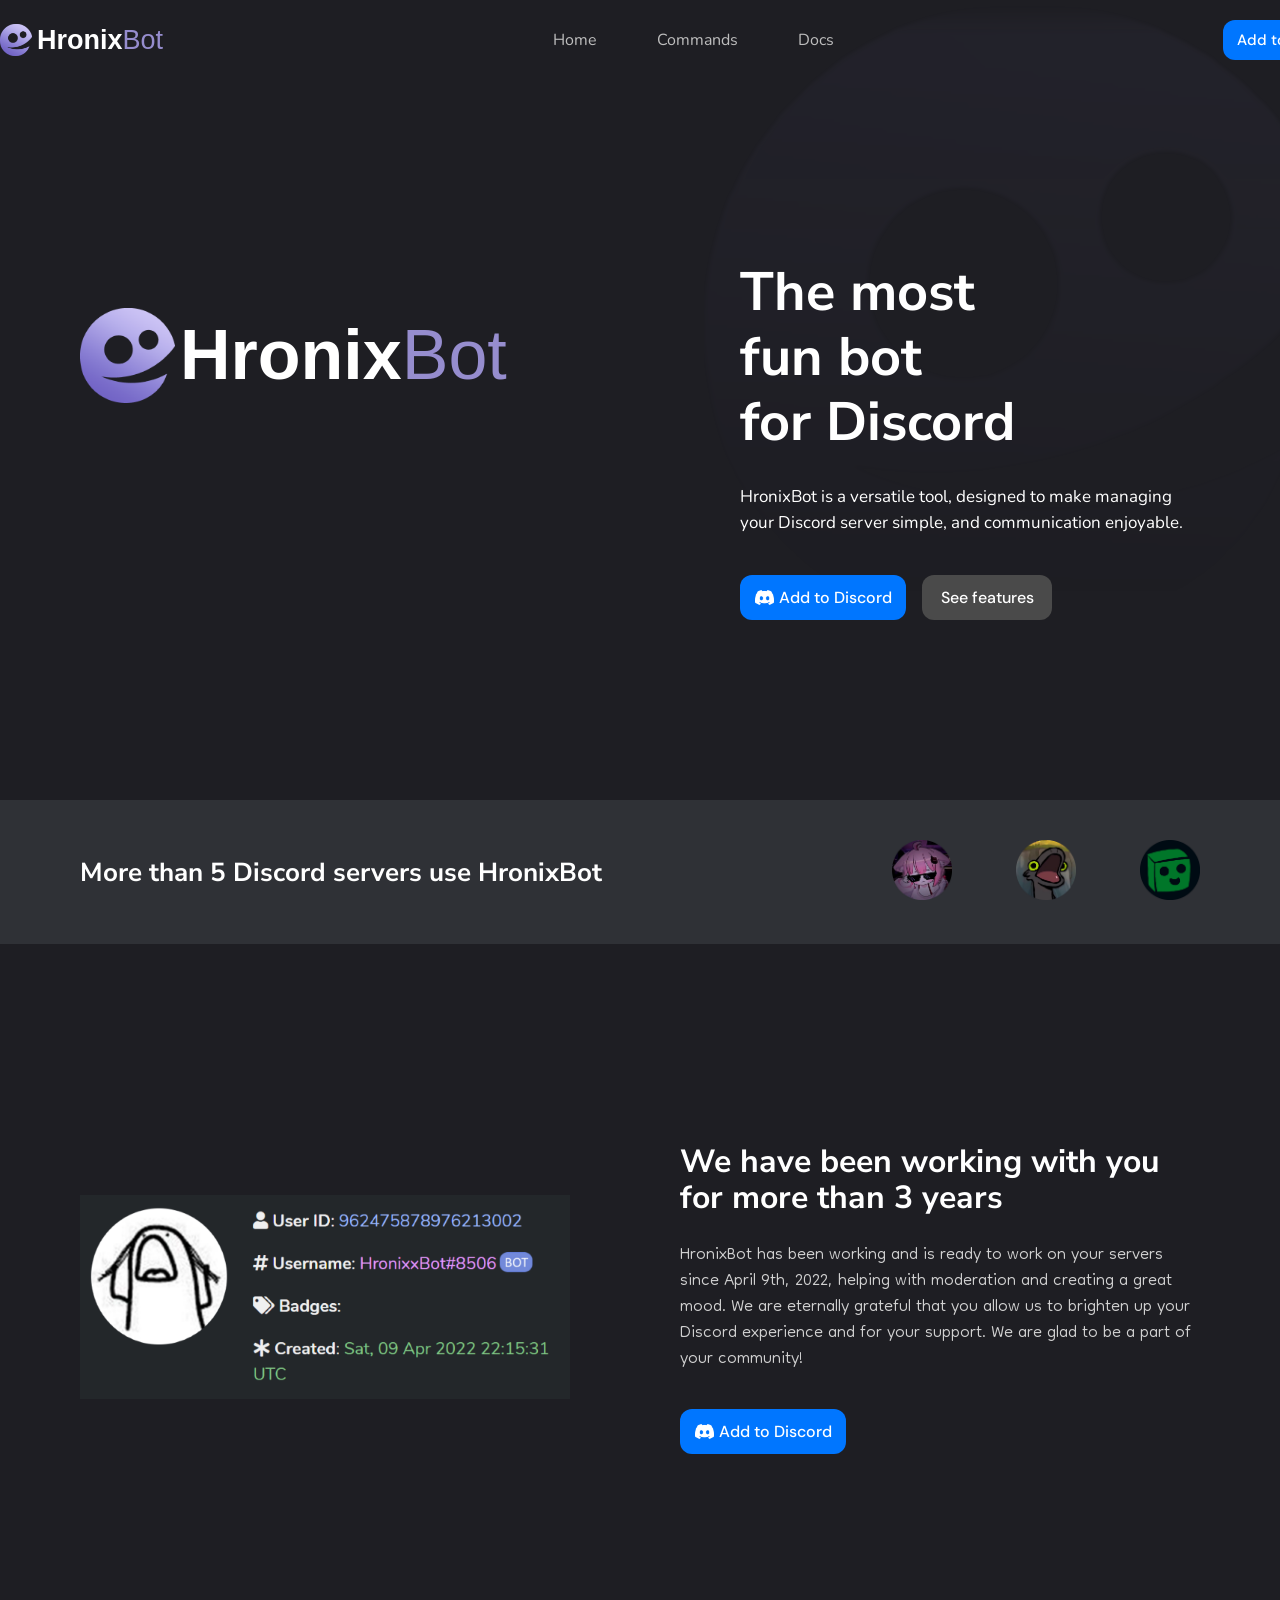
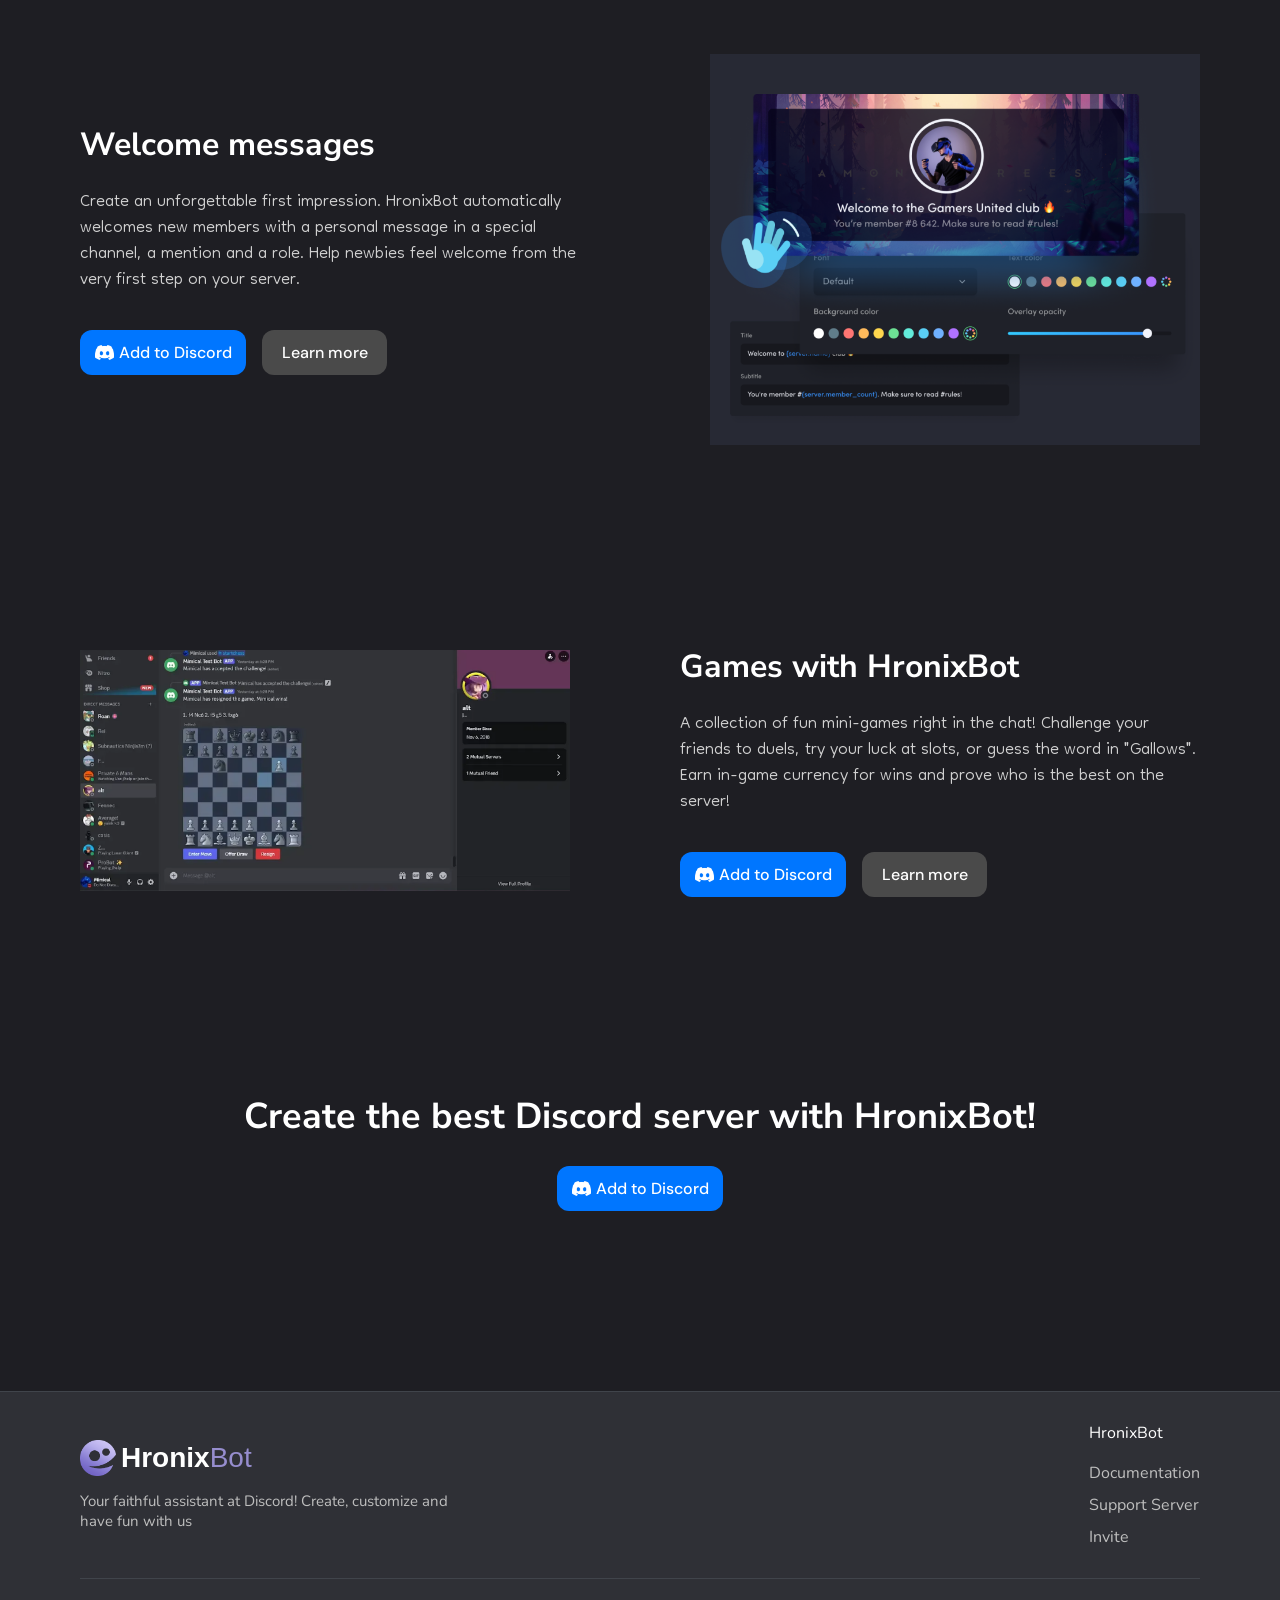
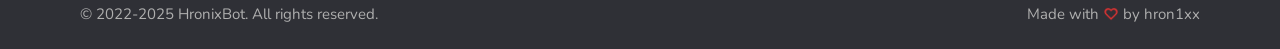
<file: index.html>
<!DOCTYPE html>
<html lang="en">
<head>
    <meta charset="UTF-8">
    <meta name="viewport" content="width=device-width, initial-scale=1.0">
    <link rel="stylesheet" href="styles/home.css">
    <title>HronixBot - The most fun bot for Discord</title>
    <link rel="icon" type="image/svg+xml" href="img/ababotmini.png"/>

    <style>
        @import url('https://fonts.googleapis.com/css2?family=Nunito:ital,wght@0,200..1000;1,200..1000&display=swap');
        @import url('https://fonts.googleapis.com/css2?family=DM+Sans:ital,opsz,wght@0,9..40,100..1000;1,9..40,100..1000&display=swap');

        * {
            margin: 0;
            padding: 0;
        }

        body {
            overflow-x: hidden; /* Блокируем горизонтальный скролл */
            color: #fff;

            background-color: #1e1e23;
            display: flex;
            flex-direction: column;
            min-height: 100vh;

            opacity: 0;
            animation: fadeIn 0.3s ease-in-out forwards;
        }

        @keyframes fadeIn {
            from { opacity: 0; transform: translateY(5px); }
            to { opacity: 1; transform: translateY(0); }
        }

        main {
            flex: 1 0 auto;
        }

        a {
            text-decoration: none;
        }

        .logo {
            font-family: "Candara", sans-serif;
            display: flex;
            justify-content: space-between;
            align-items: center;
        }

        .hronix {
            font-weight: bold;
            color: #fff;
        }

        .bot {
            font-weight: regular;
            color: #968dce;
        }

        .bot-color {
            color: #968dce;
        }

        .container {
            max-width: 1120px;
            display: flex;
            align-items: center;
            justify-content: space-between;
            margin: 0 auto;
        }

        .btn {
            display: inline-block;
            text-align: center;
            text-decoration: none;
            border: none;
            cursor: pointer;
            font-family: inherit;
            font-weight: 500;
            border-radius: 12px;
            display: flex;
            align-items: center;
            justify-content: center;
            transition: all 0.2s ease;
        }

        .btn:hover {
            transform: translateY(-1px);
            filter: brightness(1.1);
        }

        .btn:active {
            transform: translateY(0);
            filter: brightness(0.8);
        }

        .block__btn {
            font-family: "DM Sans", sans-serif;
            display: flex;
            gap: 16px;
        }

        /* HEADER */

        .header__container {
            display: flex;
            justify-content: space-between;
            align-items: center;
            height: 80px;
            width: 1360px;
            margin: 0 auto;
        }

        .logo-header-icon {
            width: 32px;
            padding-right: 5px;
        }

        .logo-header-text {
            font-size: 27px;
        }

        nav {
            font-family: "Nunito", sans-serif;
        }

        header nav ul {
            list-style: none;
            display: flex;
            justify-content: space-between;
        }

        header nav ul li {
            padding: 30px;
        }

        header nav ul li a {
            color: #bebebe;
            transition: all 0.2s ease;
        }

        header nav ul li a:hover {
            color: #fff;
            cursor: pointer;
        }

        .btn-login {
            min-width: 90px;
            padding: 10px 14px;
            background-color: #0076FF;
            color: white;
            font-size: 15px;
            display: flex;
            align-items: center;
            justify-content: center;
        }

        .btn-login img {
            width: 17px;
            padding-right: 5px;
        }

        /* FOOTER */

        footer {
            background-color: #2f3036;
        }

        .full-line-container {
            width: 100%;
        }

        .full-line {
            width: 100%;
            border-top: 1px solid;
            color: #40444b;
        }

        .block-line {
            width: 1120px;
            border-top: 1px solid;
        }

        .block-line-container {
            max-width: 1120px;
            margin: 0 auto;
            display: flex;
            justify-content: center;
            align-items: center;
            color: #40444b;
        }

        .fo-up-cont {
            padding: 25px 0;

            max-width: 1120px;
            display: flex;
            justify-content: space-between;
            margin: 0 auto;
        }

        .cfuc-left {
            flex-basis: 390px;
            margin: auto 0;
        }

        .fo-logo {
            font-family: "Candara", sans-serif;
            display: flex;
            align-items: center;
            padding-bottom: 15px;
        }

        .fo-logo-icon {
            width: 36px;
            height: 36px;
            align-items: center;
        }

        .fo-logo-text {
            font-size: 28px;
            padding-left: 5px;
        }

        .fo-info {
            font-family: "Nunito", sans-serif;
            font-weight: medium;
            color: #bebebe;
            font-size: 15px;
        }

        .fo-links {
            font-family: "Nunito", sans-serif;
            display: flex;
            justify-content: center;
            color: #fff;
        }

        .fo-links p {
            color: #fff;
            font-size: 16px;
        }

        .mn-pd {
            padding-left: 70px;
        }

        .fo-links ul {
            list-style: none;
        }

        .fo-links ul li {
            padding: 5px 0;
        }

        .fo-links ul li p {
            font-weight: medium;
            padding-bottom: 8px;
        }

        .fo-links ul li a {
            color: #bebebe;
            font-weight: regular;
            transition: all 0.2s ease;
        }

        .fo-links ul li a:hover
        {
            color: #e9e9e9;
        }

        .fo-down-cont {
            font-family: "Nunito", sans-serif;
            font-size: 15px;
            font-weight: regular;
            color: #afafaf;
            padding: 25px 0;
        }

        .who-did-it-cont {
            display: flex;
            align-items: center;
        }

        .who-did-it-cont img {
            padding: 0 5px;
            width: 14px;
            height: 14px;
        }

        .logo-watermark {
            position: fixed;
            top: 10%;
            left: 80%;
            transform: translate(-50%, -50%);
            z-index: -1; /* Под всем контентом */
            opacity: 0.05; /* 3% прозрачности */
            animation: subtle-pulse 8s ease-in-out infinite;
            pointer-events: none;
        }
        .watermark-logo {
            width: 50vw; /* Очень большое */
            max-width: 1200px;
            height: auto;
            filter: blur(2px); /* Легкое размытие */

            /* Градиентная маска */
            mask-image: linear-gradient(
                to bottom,
                transparent 0%,
                rgba(0, 0, 0, 0.8) 5%,
                rgba(0, 0, 0, 0.8) 10%,
                transparent 100%
            );
            -webkit-mask-image: linear-gradient(
                to bottom,
                transparent 0%,
                rgba(0, 0, 0, 0.8) 5%,
                rgba(0, 0, 0, 0.8) 10%,
                transparent 100%
            );
        }

    </style>

</head>
<body>

    <div class="logo-watermark">
        <img src="img/ababot.png" alt="Логотип бота" class="watermark-logo">
    </div>

    <header>
        <div class="header__container">
            <div class="logo">
                <img src="img/elogo2.png" alt="" class="logo-header-icon">
                <span class="logo-header-text">
                    <span class="hronix header-hronix">Hronix</span><span class="bot header-bot">Bot</span>
                </span>
            </div>
            <nav>
                <ul>
                    <li><a href="#">Home</a></li>
                    <li><a href="commands.html">Commands</a></li>
                    <li><a href="docs.html">Docs</a></li>
                    <!-- <li><a data-page="terms">Terms of use</a></li> !-->
                </ul>
            </nav>
            <div class="block__btn">
                <a href="https://discord.com/oauth2/authorize?client_id=962475878976213002&permissions=0&response_type=code&redirect_uri=http%3A%2F%2F127.0.0.1&integration_type=0&scope=bot+applications.commands.permissions.update">
                    <button class="btn btn-login">Add to Discord</button>
                </a>
            </div>
        </div>
    </header>


    <main>
        <section class="hero">
            <div class="container">
                <div class="logo-cont">
                    <div class="logo">
                        <img class="logo-hero-icon" src="img/elogo2.png" alt="">
                        <div class="logo-hero-text">
                            <span class="hronix">Hronix</span><span class="bot bot-color">Bot</span>
                        </div>
                    </div>
                </div>
                <div class="hero__info">
                    <p class="hero-slogan">The most<br>fun bot<br>for Discord</p>
                    <p class="hero-description">HronixBot is a versatile tool, designed to make managing your Discord server simple, and communication enjoyable.</p>
                    <div class="block__btn">
                        <button class="btn btn-add">
                            <img src="img/discordLogoIcon.png" alt="">
                            Add to Discord
                        </button>
                        <button class="btn btn-features">See features</button>
                    </div>
                </div>
            </div>
        </section>

        <section class="conser">
            <div class="container">
                <p class="conser__container">More than 5 Discord servers use HronixBot</p>
                <div class="img-conser">
                    <img src="img/WinxClub-logo.png" alt="">
                    <img class="img-conser-pd" src="img/mydsser-logo.png" alt="">
                    <img class="img-conser-pd" src="img/krip-logo.png" alt="">
                </div>
            </div>
        </section>

        <section class="uptime">
            <div class="container">
                <div class="uptime-img">
                    <img src="img/Снимок экрана 2025-09-16 022747.png" alt="">
                </div>
                <div class="uptime-info">
                    <p class="title-card">We have been working with you for more than 3 years</p>
                    <p class="info-card">HronixBot has been working and is ready to work on your servers since April 9th, 2022, helping with moderation and creating a great mood. We are eternally grateful that you allow us to brighten up your Discord experience and for your support. We are glad to be a part of your community!</p>
                    <div class="block__btn">
                        <button class="btn btn-add">
                            <img src="img/discordLogoIcon.png" alt="">
                            Add to Discord
                        </button>
                    </div>
                </div>
            </div>
        </section>

        <section class="greeting">
            <div class="container">
                <div class="greeting-info">
                    <p class="title-card">Welcome messages</p>
                    <p class="info-card">Create an unforgettable first impression. HronixBot automatically welcomes new members with a personal message in a special channel, a mention and a role. Help newbies feel welcome from the very first step on your server.</p>
                    <div class="block__btn">
                        <button class="btn btn-add">
                            <img src="img/discordLogoIcon.png" alt="">
                            Add to Discord
                        </button>
                        <a href="ff.html">
                            <button class="btn btn-more">Learn more</button>
                        </a>
                    </div>
                </div>
                <div class="greeting-img">
                    <img src="img/Снимок экрана 2025-09-16 212921.png" alt="">
                </div>
            </div>
        </section>

        <section class="games">
            <div class="container">
                <div class="games-img">
                    <img src="img/Снимок экрана 2025-09-16 220244.png" alt="">
                </div>
                <div class="games-info">
                    <p class="title-card">Games with HronixBot</p>
                    <p class="info-card">A collection of fun mini-games right in the chat! Challenge your friends to duels, try your luck at slots, or guess the word in "Gallows". Earn in-game currency for wins and prove who is the best on the server!</p>
                    <div class="block__btn">
                        <button class="btn btn-add">
                            <img src="img/discordLogoIcon.png" alt="">
                            Add to Discord
                        </button>
                        <button class="btn btn-more">Learn more</button>
                    </div>
                </div>
            </div>
        </section>

        <section class="lastinvt">
            <div class="lastinvt__container">
                <span>Create the best Discord server with HronixBot!</span>
                <div class="block__btn">
                    <button class="btn btn-add">
                        <img src="img/discordLogoIcon.png" alt="">
                        Add to Discord
                    </button>
                </div>
            </div>
        </section>
    </main>
    
    <div class="full-line-container">
        <div class="full-line"></div>
    </div>

    <footer>
        <section class="footer">
            <div class="fo-up-cont">
                <div class="cfuc-left">
                    <div class="fo-logo">
                        <img class="fo-logo-icon" src="img/elogo2.png" alt="">
                        <div class="fo-logo-text">
                            <span class="hronix">Hronix</span><span class="bot">Bot</span>
                        </div>
                    </div>
                    <div class="fo-info">
                        <p>Your faithful assistant at Discord! Create, customize and have fun with us</p>
                    </div>
                </div>
                <div class="fo-links">
                    <ul>
                        <li><p>HronixBot</p></li>
                        <li><a href="#">Documentation</a></li>
                        <li><a href="#">Support Server</a></li>
                        <li><a href="#">Invite</a></li>
                    </ul>

                    <!--
                    <ul class="mn-pd">
                        <li><p>Rules</p></li>
                        <li><a href="#">Terms of Use</a></li>
                        <li><a href="#">Privacy Policy</a></li>
                    </ul>
                    -->
                    
                </div>
            </div>
            <div class="block-line-container">
                <div class="block-line"></div>
            </div>
            <div class="container fo-down-cont">
                <div class="protection-rights-cont">
                    <span class="protection-rights">&copy; 2022-2025 HronixBot. All rights reserved.</span>
                </div>
                <div class="who-did-it-cont">
                    <span>Made with</span>
                    <img src="img/heart.png" alt="">
                    <span>by hron1xx</span>
                </div>
            </div>
        </section>
    </footer>

</body>
</html>
</file>
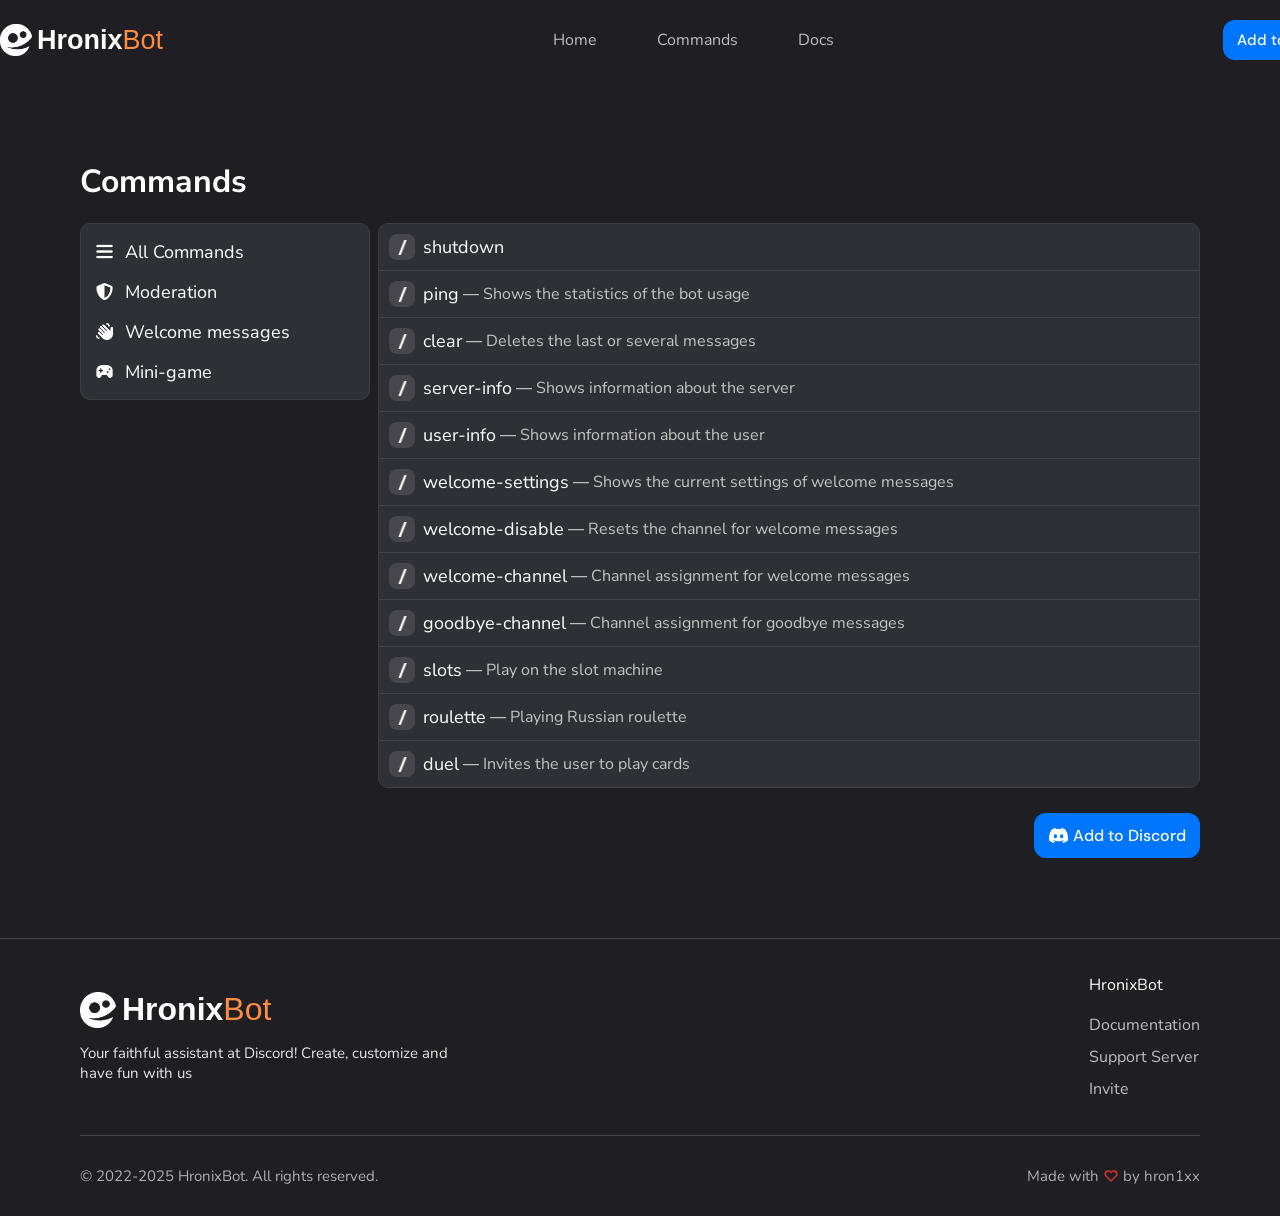
<file: commands.html>
<!DOCTYPE html>
<html lang="en">
<head>
    <meta charset="UTF-8">
    <meta name="viewport" content="width=device-width, initial-scale=1.0">
    <link rel="stylesheet" href="styles/commands.css">
    <title>HronixBot - The most fun bot for Discord</title>
    <link rel="icon" type="image/svg+xml" href="img/elogo.png"/>
    <link href="https://fonts.googleapis.com/icon?family=Material+Icons" rel="stylesheet">

    <style>
        @import url('https://fonts.googleapis.com/css2?family=Nunito:ital,wght@0,200..1000;1,200..1000&display=swap');
        @import url('https://fonts.googleapis.com/css2?family=DM+Sans:ital,opsz,wght@0,9..40,100..1000;1,9..40,100..1000&display=swap');

        * {
            margin: 0;
            padding: 0;
        }

        body {
            background-color: #1e1e23;
            color: #fff;
            display: flex;
            flex-direction: column;
            min-height: 100vh;

            opacity: 0;
            animation: fadeIn 0.3s ease-in-out forwards;
        }

        @keyframes fadeIn {
            from { opacity: 0; transform: translateY(5px); }
            to { opacity: 1; transform: translateY(0); }
        }

        main {
            flex: 1 0 auto;
        }

        a {
            text-decoration: none;
        }

        .logo {
            font-family: "Candara", sans-serif;
            display: flex;
            justify-content: space-between;
            align-items: center;
        }

        .hronix {
            font-weight: bold;
            color: #fff;
        }

        .bot {
            font-weight: regular;
            color: #ff8c42;
        }

        .container {
            max-width: 1120px;
            display: flex;
            align-items: center;
            justify-content: space-between;
            margin: 0 auto;
        }

        .btn {
            display: inline-block;
            text-align: center;
            text-decoration: none;
            border: none;
            cursor: pointer;
            font-family: inherit;
            font-weight: 500;
            border-radius: 12px;
            display: flex;
            align-items: center;
            justify-content: center;
            transition: all 0.2s ease;
        }

        .btn:hover {
            transform: translateY(-1px);
            filter: brightness(1.1);
        }

        .btn:active {
            transform: translateY(0);
            filter: brightness(0.8);
        }

        .block__btn {
            font-family: "DM Sans", sans-serif;
            display: flex;
            gap: 16px;
        }

        /* HEADER */


        .header__container {
            display: flex;
            justify-content: space-between;
            align-items: center;
            height: 80px;
            width: 1360px;
            margin: 0 auto;
        }

        .logo-header-icon {
            width: 32px;
            padding-right: 5px;
        }

        .logo-header-text {
            font-size: 27px;
        }

        nav {
            font-family: "Nunito", sans-serif;
        }

        header nav ul {
            list-style: none;
            display: flex;
            justify-content: space-between;
        }

        header nav ul li {
            padding: 30px;
        }

        header nav ul li a {
            color: #bebebe;
            transition: all 0.2s ease;
        }

        header nav ul li a:hover {
            color: #fff;
            cursor: pointer;
        }

        .btn-login {
            min-width: 90px;
            padding: 10px 14px;
            background-color: #0076FF;
            color: white;
            font-size: 15px;
            display: flex;
            align-items: center;
            justify-content: center;
        }

        .btn-login img {
            width: 17px;
            padding-right: 5px;
        }
        
        /* FOOTER */

        footer {
            background-color: #1e1e23;
        }

        .full-line-container {
            width: 100%;
        }

        .full-line {
            width: 100%;
            border-top: 1px solid;
            color: #40444b;
        }

        .block-line {
            width: 1120px;
            border-top: 1px solid;
        }

        .block-line-container {
            max-width: 1120px;
            margin: 0 auto;
            display: flex;
            justify-content: center;
            align-items: center;
            color: #40444b;
        }

        .fo-up-cont {
            padding: 30px 0;

            max-width: 1120px;
            display: flex;
            justify-content: space-between;
            margin: 0 auto;
        }

        .cfuc-left {
            flex-basis: 390px;
            margin: auto 0;
        }

        .fo-logo {
            font-family: "Candara", sans-serif;
            display: flex;
            align-items: center;
            padding-bottom: 15px;
        }

        .fo-logo-icon {
            width: 36px;
            height: 36px;
            align-items: center;
        }

        .fo-logo-text {
            font-size: 32px;
            padding-left: 6px;
        }

        .fo-info {
            font-family: "Nunito", sans-serif;
            font-weight: medium;
            color: #e6e6e6;
            font-size: 15px;
        }

        .fo-links {
            font-family: "Nunito", sans-serif;
            display: flex;
            justify-content: center;
            color: #fff;
        }

        .fo-links p {
            color: #fff;
            font-size: 16px;
        }

        .mn-pd {
            padding-left: 70px;
        }

        .fo-links ul {
            list-style: none;
        }

        .fo-links ul li {
            padding: 5px 0;
        }

        .fo-links ul li p {
            font-weight: medium;
            padding-bottom: 8px;
        }

        .fo-links ul li a {
            color: #bebebe;
            font-weight: regular;
            transition: all 0.2s ease;
        }

         .fo-links ul li a:hover {
            color: #e9e9e9;
        }

        .fo-down-cont {
            font-family: "Nunito", sans-serif;
            font-size: 15px;
            font-weight: regular;
            color: #afafaf;
            padding: 30px 0;
        }

        .who-did-it-cont {
            display: flex;
            align-items: center;
        }

        .who-did-it-cont img {
            padding: 0 5px;
            width: 14px;
            height: 14px;
        }

    </style>

</head>
<body>

    <header>
        <div class="header__container">
            <div class="logo">
                <img src="img/elogo.png" alt="" class="logo-header-icon">
                <span class="logo-header-text">
                    <span class="hronix header-hronix">Hronix</span><span class="bot header-bot">Bot</span>
                </span>
            </div>
            <nav>
                <ul>
                    <li><a href="index.html">Home</a></li>
                    <li><a href="#">Commands</a></li>
                    <li><a href="docs.html">Docs</a></li>
                    <!-- <li><a data-page="terms">Terms of use</a></li> !-->
                </ul>
            </nav>
            <div class="block__btn">
                <a href="https://discord.com/oauth2/authorize?client_id=962475878976213002&permissions=0&response_type=code&redirect_uri=http%3A%2F%2F127.0.0.1&integration_type=0&scope=bot+applications.commands.permissions.update"  target="_blank">
                    <button class="btn btn-login">Add to Discord</button>
                </a>
            </div>
        </div>
    </header>


    <main>

        <div class="commands__container">

            <div class="heading-commands-container">
                <h1>Commands</h1>
            </div>

            <div class="content-commands-container">
                <div class="nav-commands">
                    <div class="line-nav-commands">
                        <div class="n-list-item">
                            <img src="img/all.png" alt="">
                            <p>All Commands</p>
                        </div>
                        <div class="n-list-item">
                            <img src="img/shield.png" alt="">
                            <p>Moderation</p>
                        </div>
                        <div class="n-list-item">
                            <img src="img/hand.png" alt="">
                            <p>Welcome messages</p>
                        </div>
                        <div class="n-list-item">
                            <img src="img/game.png" alt="">
                            <p>Mini-game</p>
                        </div>
                    </div>
                </div>
                
                <div class="list-commands">
                    <div class="c-list-item">
                        <div class="c-list-item-content">
                            <div class="slash-container">
                                <img src="img/slash.png" alt="">
                            </div>
                            <p>shutdown</p>
                        </div>
                        <div class="line"></div>
                    </div>
                    <div class="c-list-item">
                        <div class="c-list-item-content">
                            <div class="slash-container">
                                <img src="img/slash.png" alt="">
                            </div>
                            <p>ping</p><span>&nbsp;—&nbsp;</span><span class="description-command">Shows the statistics of the bot usage</span>
                        </div>
                        <div class="line"></div>
                    </div>
                    <div class="c-list-item">
                        <div class="c-list-item-content">
                            <div class="slash-container">
                                <img src="img/slash.png" alt="">
                            </div>
                            <p>clear</p><span>&nbsp;—&nbsp;</span><span class="description-command">Deletes the last or several messages</span>
                        </div>
                        <div class="line"></div>
                    </div>
                    <div class="c-list-item">
                        <div class="c-list-item-content">
                            <div class="slash-container">
                                <img src="img/slash.png" alt="">
                            </div>
                            <p>server-info</p><span>&nbsp;—&nbsp;</span><span class="description-command">Shows information about the server</span>
                        </div>
                        <div class="line"></div>
                    </div>
                    <div class="c-list-item">
                        <div class="c-list-item-content">
                            <div class="slash-container">
                                <img src="img/slash.png" alt="">
                            </div>
                            <p>user-info</p><span>&nbsp;—&nbsp;</span><span class="description-command">Shows information about the user</span>
                        </div>
                        <div class="line"></div>
                    </div>
                    <div class="c-list-item">
                        <div class="c-list-item-content">
                            <div class="slash-container">
                                <img src="img/slash.png" alt="">
                            </div>
                            <p>welcome-settings</p><span>&nbsp;—&nbsp;</span><span class="description-command">Shows the current settings of welcome messages</span>
                        </div>
                        <div class="line"></div>
                    </div>
                    <div class="c-list-item">
                        <div class="c-list-item-content">
                            <div class="slash-container">
                                <img src="img/slash.png" alt="">
                            </div>
                            <p>welcome-disable</p><span>&nbsp;—&nbsp;</span><span class="description-command">Resets the channel for welcome messages</span>
                        </div>
                        <div class="line"></div>
                    </div>
                    <div class="c-list-item">
                        <div class="c-list-item-content">
                            <div class="slash-container">
                                <img src="img/slash.png" alt="">
                            </div>
                            <p>welcome-channel</p><span>&nbsp;—&nbsp;</span><span class="description-command">Channel assignment for welcome messages</span>
                        </div>
                        <div class="line"></div>
                    </div>
                    <div class="c-list-item">
                        <div class="c-list-item-content">
                            <div class="slash-container">
                                <img src="img/slash.png" alt="">
                            </div>
                            <p>goodbye-channel</p><span>&nbsp;—&nbsp;</span><span class="description-command">Channel assignment for goodbye messages</span>
                        </div>
                        <div class="line"></div>
                    </div>
                    <div class="c-list-item">
                        <div class="c-list-item-content">
                            <div class="slash-container">
                                <img src="img/slash.png" alt="">
                            </div>
                            <p>slots</p><span>&nbsp;—&nbsp;</span><span class="description-command">Play on the slot machine</span>
                        </div>
                        <div class="line"></div>
                    </div>
                    <div class="c-list-item">
                        <div class="c-list-item-content">
                            <div class="slash-container">
                                <img src="img/slash.png" alt="">
                            </div>
                            <p>roulette</p><span>&nbsp;—&nbsp;</span><span class="description-command">Playing Russian roulette</span>
                        </div>
                        <div class="line"></div>
                    </div>
                    <div class="c-list-item">
                        <div class="c-list-item-content">
                            <div class="slash-container">
                                <img src="img/slash.png" alt="">
                            </div>
                            <p>duel</p><span>&nbsp;—&nbsp;</span><span class="description-command">Invites the user to play cards</span>
                        </div>
                    </div>
                </div>
            </div>

            <div class="block__btn">
                <a class="" href="https://discord.com/oauth2/authorize?client_id=962475878976213002&permissions=0&response_type=code&redirect_uri=http%3A%2F%2F127.0.0.1&integration_type=0&scope=bot+applications.commands.permissions.update"  target="_blank">
                    <button class="btn btn-add">
                        <img src="img/discordLogoIcon.png" alt="">
                        Add to Discord
                    </button>
                </a>
            </div>

        </div>

    </main>
    

    <div class="full-line-container">
        <div class="full-line"></div>
    </div>

    <footer>
        <section class="footer">
            <div class="fo-up-cont">
                <div class="cfuc-left">
                    <div class="fo-logo">
                        <img class="fo-logo-icon" src="img/elogo.png" alt="">
                        <div class="fo-logo-text">
                            <span class="hronix">Hronix</span><span class="bot">Bot</span>
                        </div>
                    </div>
                    <div class="fo-info">
                        <p>Your faithful assistant at Discord! Create, customize and have fun with us</p>
                    </div>
                </div>
                <div class="fo-links">
                    <ul>
                        <li><p>HronixBot</p></li>
                        <li><a href="#">Documentation</a></li>
                        <li><a href="#">Support Server</a></li>
                        <li><a href="https://discord.com/oauth2/authorize?client_id=962475878976213002&permissions=0&response_type=code&redirect_uri=http%3A%2F%2F127.0.0.1&integration_type=0&scope=bot+applications.commands.permissions.update" target="_blank">Invite</a></li>
                    </ul>

                    <!--
                    <ul class="mn-pd">
                        <li><p>Rules</p></li>
                        <li><a href="#">Terms of Use</a></li>
                        <li><a href="#">Privacy Policy</a></li>
                    </ul>
                    -->

                </div>
            </div>
            <div class="block-line-container">
                <div class="block-line"></div>
            </div>
            <div class="container fo-down-cont">
                <div class="protection-rights-cont">
                    <span class="protection-rights">&copy; 2022-2025 HronixBot. All rights reserved.</span>
                </div>
                <div class="who-did-it-cont">
                    <span>Made with</span>
                    <img src="img/heart.png" alt="">
                    <span>by hron1xx</span>
                </div>
            </div>
        </section>
    </footer>

    <script>
        function openTab(tabName) {
            // Скрыть все вкладки
            var tabs = document.getElementsByClassName("tab-content");
            for (var i = 0; i < tabs.length; i++) {
                tabs[i].classList.remove("active");
            }
            
            // Деактивировать все кнопки
            var tabButtons = document.getElementsByClassName("tab-button");
            for (var i = 0; i < tabButtons.length; i++) {
                tabButtons[i].classList.remove("active");
            }
            
            // Показать выбранную вкладку и активировать кнопку
            document.getElementById(tabName).classList.add("active");
            event.currentTarget.classList.add("active");
            
            // Прокрутить к началу содержимого
            document.getElementById(tabName).scrollIntoView({behavior: 'smooth'});
        }
    </script>

</body>
</html>
</file>
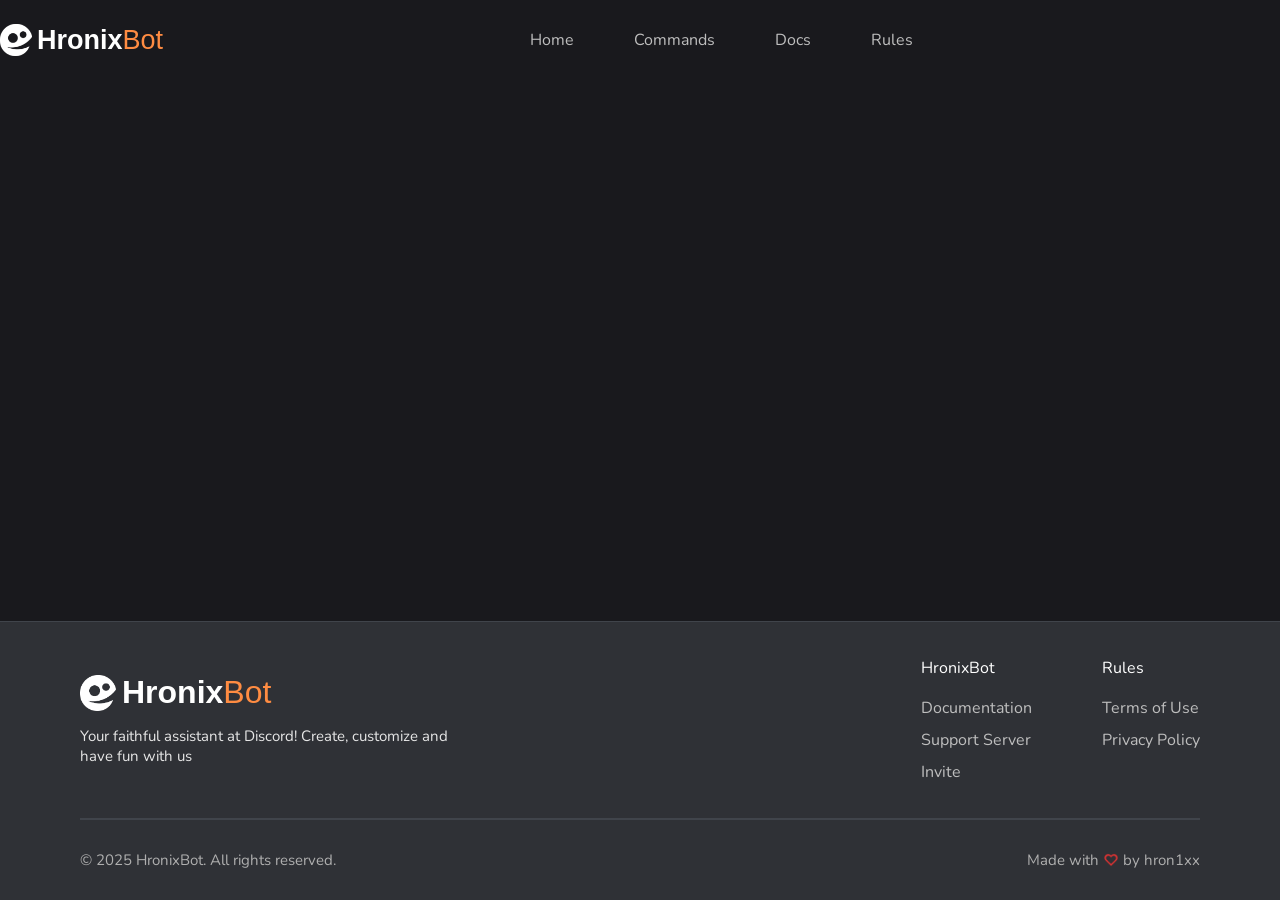
<file: terms.html>
<!DOCTYPE html>
<html lang="en">
<head>
    <meta charset="UTF-8">
    <meta name="viewport" content="width=device-width, initial-scale=1.0">
    <link rel="stylesheet" href="">
    <title>HronixBot - The most fun bot for Discord</title>
    <link rel="icon" type="image/svg+xml" href="img/elogo.png"/>

    <style>
        @import url('https://fonts.googleapis.com/css2?family=Nunito:ital,wght@0,200..1000;1,200..1000&display=swap');
        @import url('https://fonts.googleapis.com/css2?family=DM+Sans:ital,opsz,wght@0,9..40,100..1000;1,9..40,100..1000&display=swap');

        * {
            margin: 0;
            padding: 0;
        }

        body {
            color: #fff;
            background-color: #19191d;
            display: flex;
            flex-direction: column;
            min-height: 100vh;
        }

        main {
            flex: 1 0 auto;
        }

        a {
            text-decoration: none;
        }

        .logo {
            font-family: "Candara", sans-serif;
            display: flex;
            justify-content: space-between;
            align-items: center;
        }

        .hronix {
            font-weight: bold;
            color: #fff;
        }

        .bot {
            font-weight: regular;
            color: #ff8c42;
        }

        .container {
            max-width: 1120px;
            display: flex;
            align-items: center;
            justify-content: space-between;
            margin: 0 auto;
        }

        .btn {
            display: inline-block;
            text-align: center;
            text-decoration: none;
            border: none;
            cursor: pointer;
            font-family: inherit;
            font-weight: bold;
            border-radius: 12px;
        }

        .block__btn {
            font-family: "DM Sans", sans-serif;
            display: flex;
            gap: 16px;
        }

        /* HEADER */

        .header__container {
            display: flex;
            justify-content: space-between;
            align-items: center;
            height: 80px;
            width: 1360px;
            margin: 0 auto;
        }

        .logo-header-icon {
            width: 32px;
            padding-right: 5px;
        }

        .logo-header-text {
            font-size: 27px;
        }

        nav {
            font-family: "Nunito", sans-serif;
        }

        header nav ul {
            list-style: none;
            display: flex;
            justify-content: space-between;
        }

        header nav ul li {
            padding: 30px;
        }

        header nav ul li a {
            color: #bebebe;
        }

        header nav ul li a:hover {
            color: #fff;
            cursor: pointer;
        }

        .btn-login {
            min-width: 80px;
            padding: 7px 5px;
            background-color: #0076FF;
            color: white;
            font-size: 16px;
        }
        
        /* FOOTER */

        footer {
            background-color: #2f3136;
        }

        .full-line-container {
            width: 100%;
        }

        .full-line {
            width: 100%;
            border-top: 1px solid;
            color: #40444b;
        }

        .block-line {
            width: 1120px;
            border: 1px solid;
        }

        .block-line-container {
            max-width: 1120px;
            margin: 0 auto;
            display: flex;
            justify-content: center;
            align-items: center;
            color: #40444b;
        }

        .fo-up-cont {
            padding: 30px 0;

            max-width: 1120px;
            display: flex;
            justify-content: space-between;
            margin: 0 auto;
        }

        .cfuc-left {
            flex-basis: 390px;
            margin: auto 0;
        }

        .fo-logo {
            font-family: "Candara", sans-serif;
            display: flex;
            align-items: center;
            padding-bottom: 15px;
        }

        .fo-logo-icon {
            width: 36px;
            height: 36px;
            align-items: center;
        }

        .fo-logo-text {
            font-size: 32px;
            padding-left: 6px;
        }

        .fo-info {
            font-family: "Nunito", sans-serif;
            font-weight: medium;
            color: #e6e6e6;
            font-size: 15px;
        }

        .fo-links {
            font-family: "Nunito", sans-serif;
            display: flex;
            justify-content: center;
            color: #fff;
        }

        .fo-links p {
            color: #fff;
            font-size: 16px;
        }

        .mn-pd {
            padding-left: 70px;
        }

        .fo-links ul {
            list-style: none;
        }

        .fo-links ul li {
            padding: 5px 0;
        }

        .fo-links ul li p {
            font-weight: medium;
            padding-bottom: 8px;
        }

        .fo-links ul li a {
            color: #bebebe;
            font-weight: regular;
        }

        .fo-down-cont {
            font-family: "Nunito", sans-serif;
            font-size: 15px;
            font-weight: regular;
            color: #afafaf;
            padding: 30px 0;
        }

        .who-did-it-cont {
            display: flex;
            align-items: center;
        }

        .who-did-it-cont img {
            padding: 0 5px;
            width: 14px;
            height: 14px;
        }
    </style>

</head>
<body>

    <header>
        <div class="header__container">
            <div class="logo">
                <img src="img/elogo.png" alt="" class="logo-header-icon">
                <span class="logo-header-text">
                    <span class="hronix header-hronix">Hronix</span><span class="bot header-bot">Bot</span>
                </span>
            </div>
            <nav>
                <ul>
                    <li><a href="index.html">Home</a></li>
                    <li><a href="terms.html">Commands</a></li>
                    <li><a href="docs.html">Docs</a></li>
                    <li><a href="yap.html">Rules</a></li>
                </ul>
            </nav>
            <div class="block__btn">
                <button class="btn btn-login">Login</button>
            </div>
        </div>
    </header>


    <main id="content"></main>
    

    <div class="full-line-container">
        <div class="full-line"></div>
    </div>

    <footer>
        <section class="footer">
            <div class="fo-up-cont">
                <div class="cfuc-left">
                    <div class="fo-logo">
                        <img class="fo-logo-icon" src="img/elogo.png" alt="">
                        <div class="fo-logo-text">
                            <span class="hronix">Hronix</span><span class="bot">Bot</span>
                        </div>
                    </div>
                    <div class="fo-info">
                        <p>Your faithful assistant at Discord! Create, customize and have fun with us</p>
                    </div>
                </div>
                <div class="fo-links">
                    <ul>
                        <li><p>HronixBot</p></li>
                        <li><a href="#">Documentation</a></li>
                        <li><a href="#">Support Server</a></li>
                        <li><a href="#">Invite</a></li>
                    </ul>
                    <ul class="mn-pd">
                        <li><p>Rules</p></li>
                        <li><a href="#">Terms of Use</a></li>
                        <li><a href="#">Privacy Policy</a></li>
                    </ul>
                </div>
            </div>
            <div class="block-line-container">
                <div class="block-line"></div>
            </div>
            <div class="container fo-down-cont">
                <div class="protection-rights-cont">
                    <span class="protection-rights">&copy; 2025 HronixBot. All rights reserved.</span>
                </div>
                <div class="who-did-it-cont">
                    <span>Made with</span>
                    <img src="img/heart.png" alt="">
                    <span>by hron1xx</span>
                </div>
            </div>
        </section>
    </footer>

</body>
</html>
</file>
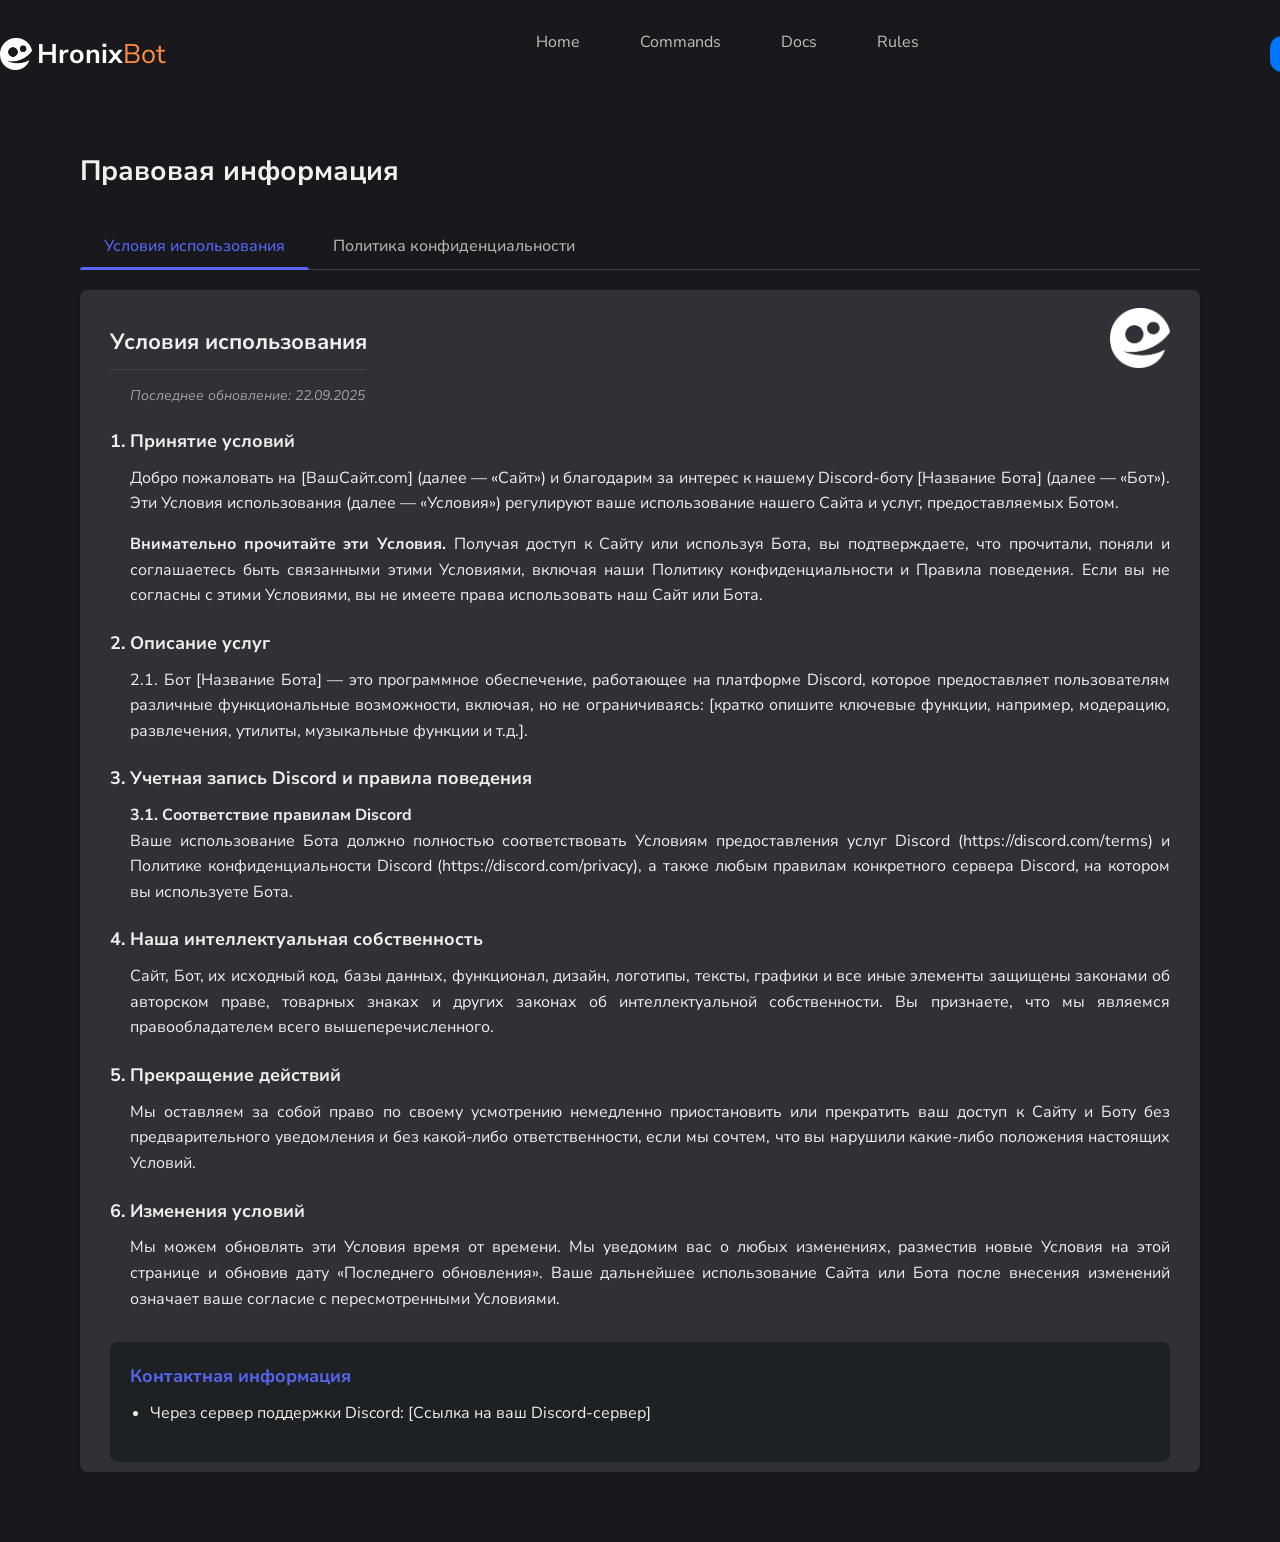
<file: yap.html>
<!DOCTYPE html>
<html lang="ru">
<head>
    <meta charset="UTF-8">
    <meta name="viewport" content="width=device-width, initial-scale=1.0">
    <title>Политики - HronixBot</title>
    <style>
        @import url('https://fonts.googleapis.com/css2?family=Nunito:ital,wght@0,200..1000;1,200..1000&display=swap');
        @import url('https://fonts.googleapis.com/css2?family=Nunito+Sans:ital,opsz,wght@0,6..12,200..1000;1,6..12,200..1000&family=Nunito:ital,wght@0,200..1000;1,200..1000&display=swap');
        @import url('https://fonts.googleapis.com/css2?family=DM+Sans:ital,opsz,wght@0,9..40,100..1000;1,9..40,100..1000&family=Nunito+Sans:ital,opsz,wght@0,6..12,200..1000;1,6..12,200..1000&family=Nunito:ital,wght@0,200..1000;1,200..1000&display=swap');
        @import url('https://fonts.googleapis.com/css2?family=DM+Sans:ital,opsz,wght@0,9..40,100..1000;1,9..40,100..1000&family=Dongle:wght@300;400;700&family=Nunito+Sans:ital,opsz,wght@0,6..12,200..1000;1,6..12,200..1000&family=Nunito:ital,wght@0,200..1000;1,200..1000&display=swap');

        :root {
            --primary-color: #5865F2;
            --secondary-color: #424549;
            --accent-color: #1e2124;
            --text-color: #f0f0f0;
            --background-color: #36393f;
            --card-bg: #2f3136;
            --border-color: #40444b;
            --hover-color: #4e5aea;
        }
        
        * {
            margin: 0;
            padding: 0;
            font-family: "Nunito Sans", sans-serif;
        }
        
        body {
            background-color: #19191d;
            color: var(--text-color);
            line-height: 1.6;
        }
        
        .container {
            max-width: 1120px;
            margin: 0 auto;
            padding: 40px 0;
        }

        /* style.css */

        a {
            text-decoration: none;
        }

        .logo {
            font-family: "Candara", sans-serif;
            display: flex;
            justify-content: space-between;
            align-items: center;
        }

        .hronix {
            font-weight: bold;
            color: #fff;
        }

        .bot {
            font-weight: regular;
            color: #ff8c42;
        }

        .btn {
            display: inline-block;
            text-align: center;
            text-decoration: none;
            border: none;
            cursor: pointer;
            font-family: inherit;
            font-weight: 500;
            border-radius: 12px;
            display: flex;
            align-items: center;
            justify-content: center;
        }
        
        /* HEADER */

        header {
            background-color: #19191d;
        }

        .header__container {
            display: flex;
            justify-content: space-between;
            align-items: center;
            width: 1360px;
            margin: 0 auto;
        }

        .logo-header-icon {
            width: 32px;
            padding-right: 5px;
        }

        .logo-header-text {
            font-size: 27px;
        }

        nav {
            font-family: "Nunito", sans-serif;
        }

        header nav ul {
            list-style: none;
            display: flex;
            justify-content: space-between;
        }

        header nav ul li {
            padding: 30px;
        }

        header nav ul li a {
            color: #bebebe;
        }

        header nav ul li a:hover {
            color: #fff;
            cursor: pointer;
        }

        .btn-login {
            min-width: 90px;
            padding: 7px 5px;
            background-color: #0076FF;
            color: white;
            font-size: 16px;
            display: flex;
            align-items: center;
            justify-content: center;
        }

        .btn-login img {
            width: 18px;
            padding-right: 4px;
        }

        /* END HEADER */
        
        .tabs {
            display: flex;
            margin: 30px 0 20px;
            border-bottom: 1px solid var(--border-color);
        }
        
        .tab-button {
            padding: 12px 24px;
            background: none;
            border: none;
            color: var(--text-color);
            cursor: pointer;
            font-size: 16px;
            font-weight: 500;
            position: relative;
            opacity: 0.7;
            transition: all 0.3s;
        }
        
        .tab-button.active {
            opacity: 1;
            color: var(--primary-color);
        }
        
        .tab-button.active::after {
            content: '';
            position: absolute;
            bottom: -1px;
            left: 0;
            width: 100%;
            height: 3px;
            background-color: var(--primary-color);
            border-radius: 3px 3px 0 0;
        }
        
        .tab-content {
            display: none;
            background-color: var(--card-bg);
            border-radius: 8px;
            padding: 10px 30px;
            margin-bottom: 30px;
            box-shadow: 0 4px 6px rgba(0, 0, 0, 0.1);
        }
        
        .tab-content.active {
            display: block;
            animation: fadeIn 0.5s;
        }
        
        @keyframes fadeIn {
            from { opacity: 0; }
            to { opacity: 1; }
        }
        
        h1 {
            font-size: 28px;
            margin-bottom: 20px;
            color: var(--text-color);
        }
        
        h2 {
            font-size: 22px;
            margin: 25px 0 15px;
            color: var(--text-color);
            padding-bottom: 8px;
            border-bottom: 1px solid var(--border-color);
        }
        
        h3 {
            font-size: 18px;
            margin: 20px 0 10px;
            color: var(--text-color);
        }
        
        .active p {
            margin-bottom: 15px;
            margin-left: 20px;
            text-align: justify;
        }
        
        ul, ol {
            margin-bottom: 15px;
            padding-left: 20px;
        }
        
        li {
            margin-bottom: 8px;
        }
        
        .last-updated {
            font-style: italic;
            color: #a0a0a0;
            margin-bottom: 25px;
            font-size: 14px;
        }
        
        .contact-info {
            background-color: var(--accent-color);
            padding: 20px;
            border-radius: 8px;
            margin-top: 30px;
        }
        
        .contact-info h3 {
            margin-top: 0;
            color: var(--primary-color);
        }
        
        @media (max-width: 768px) {
            .header-content {
                flex-direction: column;
                text-align: center;
            }
            
            nav ul {
                margin-top: 15px;
                justify-content: center;
            }
            
            .tabs {
                flex-direction: column;
            }
            
            .tab-button {
                width: 100%;
                text-align: left;
            }
        }

        .priv {
            display: flex;
            justify-content: space-between;
            align-items: center;
        }
        .priv img {
            width: 60px;
            height: 60px;
        }
    </style>
</head>
<body>
    <header>
        <div class="header__container">
            <div class="logo">
                <img src="img/elogo.png" alt="" class="logo-header-icon">

                <span class="logo-header-text">
                    <span class="hronix header-hronix">Hronix</span><span class="bot header-bot">Bot</span>
                </span>
            </div>
            <nav>
                <ul>
                    <li><a href="index.html">Home</a></li>
                    <li><a href="commands.html">Commands</a></li>
                    <li><a href="docs.html">Docs</a></li>
                    <li><a href="yap.html">Rules</a></li>
                </ul>
            </nav>
            <div class="block__btn">
                <button class="btn btn-login">
                    <img src="img/discordLogoIcon.png" alt="">
                    Login
                </button>
            </div>
        </div>
    </header>

    <div class="container">
        <h1>Правовая информация</h1>
        
        <div class="tabs">
            <button class="tab-button active" onclick="openTab('terms')">Условия использования</button>
            <button class="tab-button" onclick="openTab('privacy')">Политика конфиденциальности</button>
        </div>
        
        <div id="terms" class="tab-content active">
            <div class="priv">
                <h2>Условия использования</h2>
                <div class="logo-cont"><img src="img/elogo.png" alt=""></div>
            </div>
            <p class="last-updated">Последнее обновление: 22.09.2025</p>
            
            <h3>1. Принятие условий</h3>
            <p>Добро пожаловать на [ВашСайт.com] (далее — «Сайт») и благодарим за интерес к нашему Discord-боту [Название Бота] (далее — «Бот»). Эти Условия использования (далее — «Условия») регулируют ваше использование нашего Сайта и услуг, предоставляемых Ботом.</p>
            <p><strong>Внимательно прочитайте эти Условия.</strong> Получая доступ к Сайту или используя Бота, вы подтверждаете, что прочитали, поняли и соглашаетесь быть связанными этими Условиями, включая наши Политику конфиденциальности и Правила поведения. Если вы не согласны с этими Условиями, вы не имеете права использовать наш Сайт или Бота.</p>
            
            <h3>2. Описание услуг</h3>
            <p>2.1. Бот [Название Бота] — это программное обеспечение, работающее на платформе Discord, которое предоставляет пользователям различные функциональные возможности, включая, но не ограничиваясь: [кратко опишите ключевые функции, например, модерацию, развлечения, утилиты, музыкальные функции и т.д.].</p>
            
            <h3>3. Учетная запись Discord и правила поведения</h3>

            <h4 style="margin-left: 20px;">3.1. Соответствие правилам Discord</h4>
            <p>Ваше использование Бота должно полностью соответствовать Условиям предоставления услуг Discord (https://discord.com/terms) и Политике конфиденциальности Discord (https://discord.com/privacy), а также любым правилам конкретного сервера Discord, на котором вы используете Бота.</p>

            <h3>4. Наша интеллектуальная собственность</h3>
            <p>Сайт, Бот, их исходный код, базы данных, функционал, дизайн, логотипы, тексты, графики и все иные элементы защищены законами об авторском праве, товарных знаках и других законах об интеллектуальной собственности. Вы признаете, что мы являемся правообладателем всего вышеперечисленного.</p>

            <h3>5. Прекращение действий</h3>
            <p>Мы оставляем за собой право по своему усмотрению немедленно приостановить или прекратить ваш доступ к Сайту и Боту без предварительного уведомления и без какой-либо ответственности, если мы сочтем, что вы нарушили какие-либо положения настоящих Условий.</p>

            <h3>6. Изменения условий</h3>
            <p>Мы можем обновлять эти Условия время от времени. Мы уведомим вас о любых изменениях, разместив новые Условия на этой странице и обновив дату «Последнего обновления». Ваше дальнейшее использование Сайта или Бота после внесения изменений означает ваше согласие с пересмотренными Условиями.</p>

            <div class="contact-info">
                <h3>Контактная информация</h3>
                <ul>
                    <li>Через сервер поддержки Discord: [Ссылка на ваш Discord-сервер]</li>
                </ul>
            </div>
        </div>
        
        <div id="privacy" class="tab-content">
            <h2>Политика конфиденциальности</h2>
            <p class="last-updated">Последнее обновление: 22.09.25</p>
            <p>Эта Политика Конфиденциальности описывает, как мы собираем и используем вашу информацию при использовании нашего Сайта и нашего Discord-бота.</p>
            <h3>1. Информация, которую мы собираем</h3>
            <p>Мы получаем данные только когда вы авторизовываетесь через Discord: ваш ID, имя пользователя и список серверов. Они нужны для добавления бота на выбранный вами сервер. Мы не храним эти данные после добавления бота.</p>
            <p>Если вас что то не устроит, вы в любой момент можете удалить бота с сервера или отозвать доступ в настройках Discord.</p>
            <div class="contact-info">
                <h3>Контактная информация</h3>
                <ul>
                    <li>Через сервер поддержки Discord: [Ссылка на ваш Discord-сервер]</li>
                </ul>
            </div>
        </div>

    </div>

    <footer>
        
    </footer>

    <script>
        function openTab(tabName) {
            // Скрыть все вкладки
            var tabs = document.getElementsByClassName("tab-content");
            for (var i = 0; i < tabs.length; i++) {
                tabs[i].classList.remove("active");
            }
            
            // Деактивировать все кнопки
            var tabButtons = document.getElementsByClassName("tab-button");
            for (var i = 0; i < tabButtons.length; i++) {
                tabButtons[i].classList.remove("active");
            }
            
            // Показать выбранную вкладку и активировать кнопку
            document.getElementById(tabName).classList.add("active");
            event.currentTarget.classList.add("active");
            
            // Прокрутить к началу содержимого
            document.getElementById(tabName).scrollIntoView({behavior: 'smooth'});
        }
    </script>
</body>
</html>
</file>
<file: styles/home.css>
@import url('https://fonts.googleapis.com/css2?family=Nunito:ital,wght@0,200..1000;1,200..1000&display=swap');
@import url('https://fonts.googleapis.com/css2?family=Nunito+Sans:ital,opsz,wght@0,6..12,200..1000;1,6..12,200..1000&family=Nunito:ital,wght@0,200..1000;1,200..1000&display=swap');

@import url('https://fonts.googleapis.com/css2?family=DM+Sans:ital,opsz,wght@0,9..40,100..1000;1,9..40,100..1000&family=Nunito+Sans:ital,opsz,wght@0,6..12,200..1000;1,6..12,200..1000&family=Nunito:ital,wght@0,200..1000;1,200..1000&display=swap');

@import url('https://fonts.googleapis.com/css2?family=DM+Sans:ital,opsz,wght@0,9..40,100..1000;1,9..40,100..1000&family=Dongle:wght@300;400;700&family=Nunito+Sans:ital,opsz,wght@0,6..12,200..1000;1,6..12,200..1000&family=Nunito:ital,wght@0,200..1000;1,200..1000&display=swap');

.title-card {
    font-family: "Nunito Sans", sans-serif;
    font-size: 32px;
    font-weight: bold;
    line-height: 110%;
    padding-bottom: 28px;
}

.info-card {
    font-family: "Dongle", sans-serif;
    color: #d1d1d1;
    font-size: 26px;
    line-height: 100%;
    padding-bottom: 36px;
    font-weight: 300;
}

/* HERO */

.hero {
    padding: 180px 0;
}

.logo-cont {
    
    height: 265px;
}

.chib {
    width: 240px;
}

.logo-cont .crown {
    width: 30px;
}

.logo-hero-icon {
    width: 95px;
    height: 95px;
    padding-right: 5px;
    margin: 0 auto;
}

.logo-hero-text {
    font-size: 70px;
}

.hero__info {
    flex-basis: 460px;
}

.hero-slogan {
    font-family: "Nunito Sans", sans-serif;
    font-size: 54px;
    font-weight: bold;
    line-height: 120%;
    padding-bottom: 30px;

    /*
    background: linear-gradient(145deg, #FF8800, #FFBB00, #FF6A00);
    -webkit-background-clip: text;
    background-clip: text;
    color: transparent;
    */
}

.hero-description {
    font-family: "Nunito", sans-serif;
    font-weight: regular;
    font-size: 17px;
    line-height: 150%;
    padding-bottom: 40px;
}

.btn-add {
    min-width: 166px;
    min-height: 45px;
    background-color: #0076FF;
    color: white;
    font-size: 16px;
}

.btn-add img {
    width: 19px;
    padding-right: 5px;
}

.btn-features {
    min-width: 130px;
    min-height: 45px;
    background-color: #4A4A4A;
    color: white;
    font-size: 16px;
}

/* CONSER */

.conser {
    padding: 40px 0;
    background-color: #2f3136;
}

.conser__container {
    font-family: "Nunito Sans", sans-serif;
    font-size: 26px;
    font-weight: bold;
}

.img-conser img {
    width: 60px;
}

.img-conser-pd {
    padding-left: 60px;
}

/* UPTIME */

.uptime {
    padding: 200px 0;
}
.uptime-img img {
    width: 490px;
}
.uptime-info {
    flex-basis: 520px;
}

/* GREETING */

.greeting-img img {
    width: 490px;
}
.greeting-info {
    flex-basis: 520px;
}

.btn-more {
    min-width: 125px;
    min-height: 45px;
    background-color: #4A4A4A;
    color: white;
    font-size: 16px;
}

/* CUSTCMDS */

.custcmds {
    padding: 180px 0;
}
.custcmds-img img {
    width: 490px;
}
.custcmds-info {
    flex-basis: 520px;
}

/* GAMES */

.games {
    padding: 200px 0;
}

.games-img img {
    width: 490px;
}
.games-info {
    flex-basis: 520px;
}

/* SETBOT */

.setbot {
    padding: 180px 0;
}
.setbot-img img {
    width: 490px;
}
.setbot-info {
    flex-basis: 520px;
}

/* LASTINVT */

.lastinvt {
    padding-bottom: 180px;
}

.lastinvt__container {
    display: flex;
    flex-direction: column;
    justify-content: center;
    align-items: center;
    text-align: center;
    margin: 0 auto;
}

.lastinvt span {
    font-family: "Nunito Sans", sans-serif;

    font-size: 36px;
    font-weight: bold;
    line-height: 110%;
    padding-bottom: 30px;
}
</file>
<file: styles/commands.css>
@import url('https://fonts.googleapis.com/css2?family=Nunito+Sans:ital,opsz,wght@0,6..12,200..1000;1,6..12,200..1000&display=swap');

main {
    font-family: "Nunito Sans", sans-serif;
}

.commands__container {
    width: 1120px;
    margin: 80px auto;
}

.heading-commands-container {
    display: flex;
    align-items: center;
    margin: 20px auto;
}

.content-commands-container {
    display: flex;
    justify-content: space-between;
    
    border-radius: 10px;
}

.nav-commands {
    width: 290px;
}

.line-nav-commands {
    background-color: #2f3036;
    border: 1px solid #3d3d42;
    border-radius: 10px;
    padding: 5px 0;
}

.n-list-item {
    border-radius: 10px;
    height: 35px;
    display: flex;
    align-items: center;
    transition: all 0.3s ease;
}

.n-list-item:hover {
    background-color: #46464C;
    cursor: pointer;
}

.n-list-item:active {
    background-color: #46464C;
}

.n-list-item {
    height: 35px;
    margin: 5px;
}

.n-list-item img {
    width: 17px;
    padding-left: 10px;
}

.n-list-item p {
    width: 250px;
    padding-left: 12px;
    font-weight: 400;
    font-size: 18px;

    display: flex;
    align-items: center;
}

.list-commands {
    background-color: #2f3036;
    border: 1px solid #3d3d42;
    width: 820px;
    border-radius: 10px;
}

.c-list-item-content {
    display: flex;
    align-items: center;
    margin: 10px;
}

.slash-container {
    width: 26px;
    height: 26px;
    background-color: #46464C;
    border-radius: 8px;
    display: flex;
    align-items: center;
    justify-content: center;
}

.list-commands img {
    width: 9px;
}

.list-commands p {
    font-size: 18px;
    padding-left: 8px;
}

.list-commands .description-command {
    font-size: 16px;
    color: #c4c4c4;
}

.c-list-item .line {
    width: 100%;
    border-top: 1px solid;
    color: #40444b;
}

.block__btn {
    margin: 25px 0;
}

.block__btn a {
    margin-left: auto;
}

.btn-add {
    min-width: 166px;
    min-height: 45px;
    background-color: #0076FF;
    color: white;
    font-size: 16px;
}

.btn-add img {
    width: 19px;
    padding-right: 5px;
}
</file>
